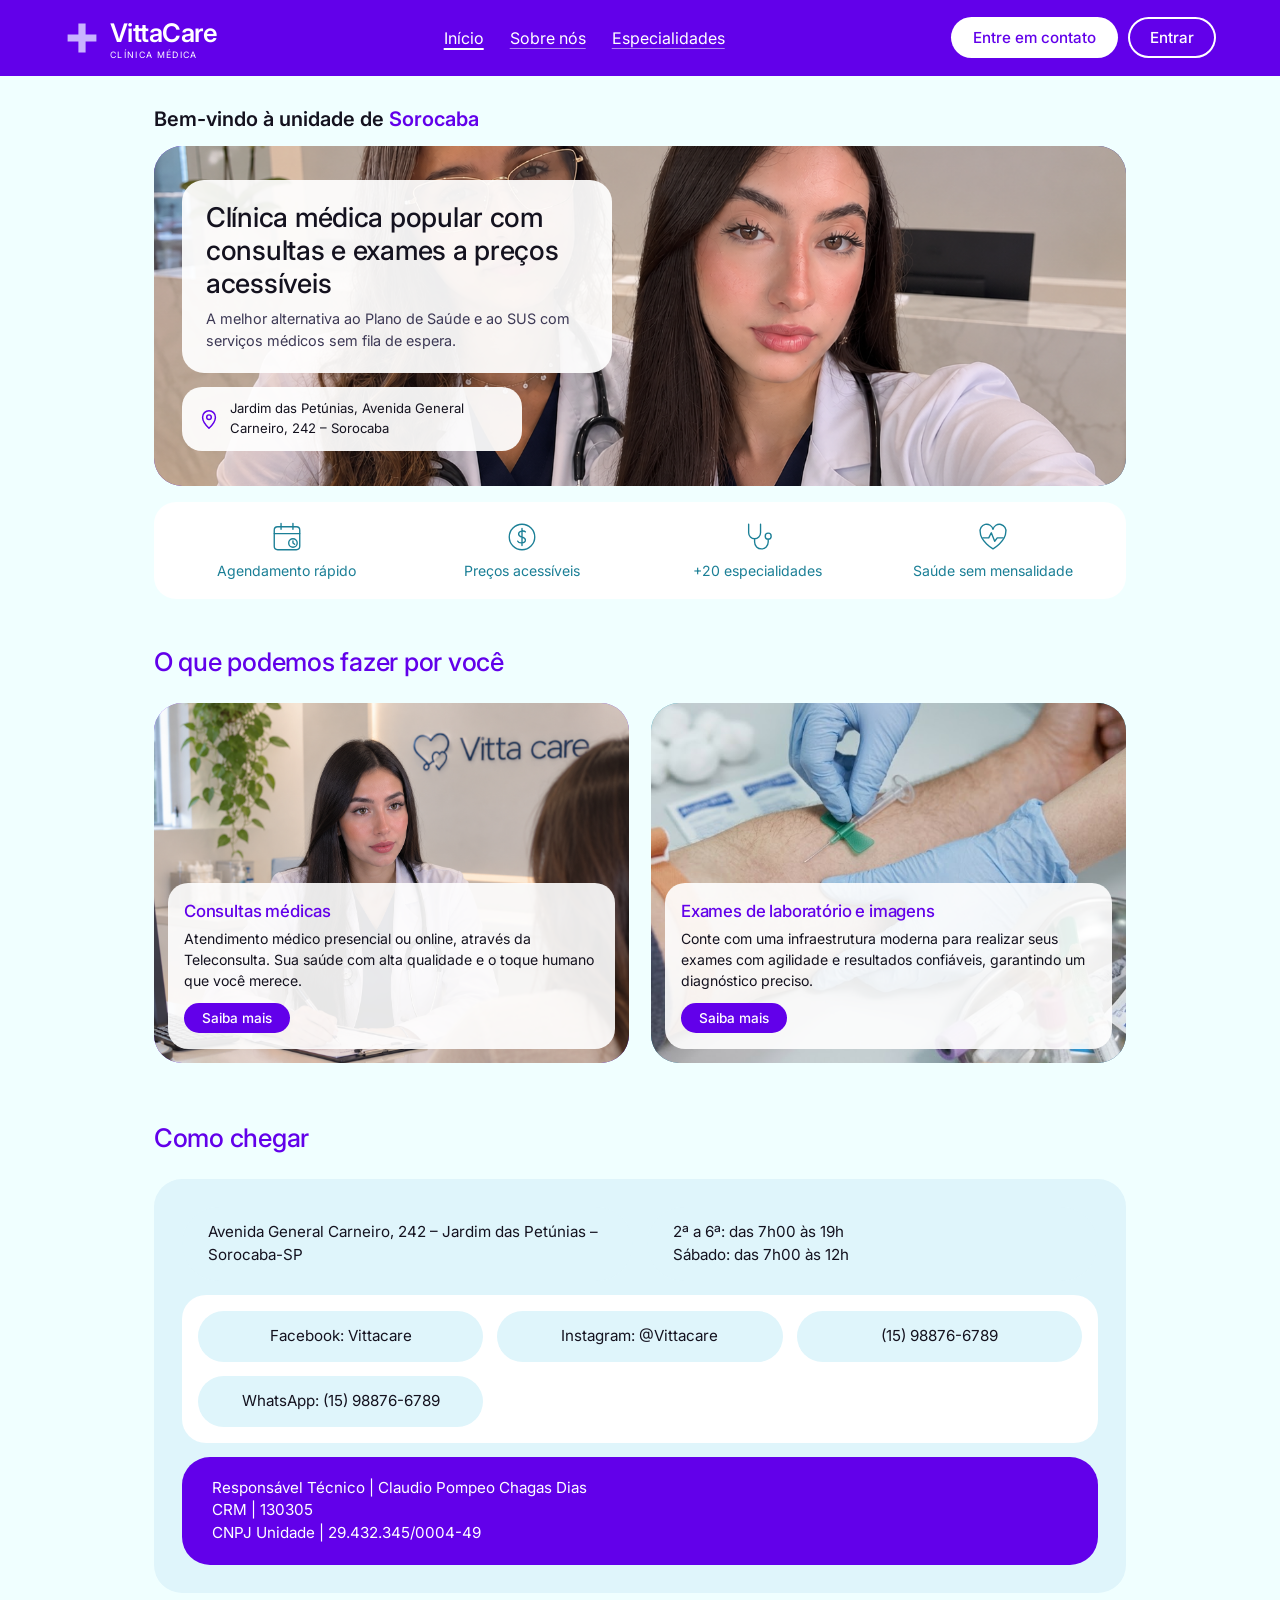
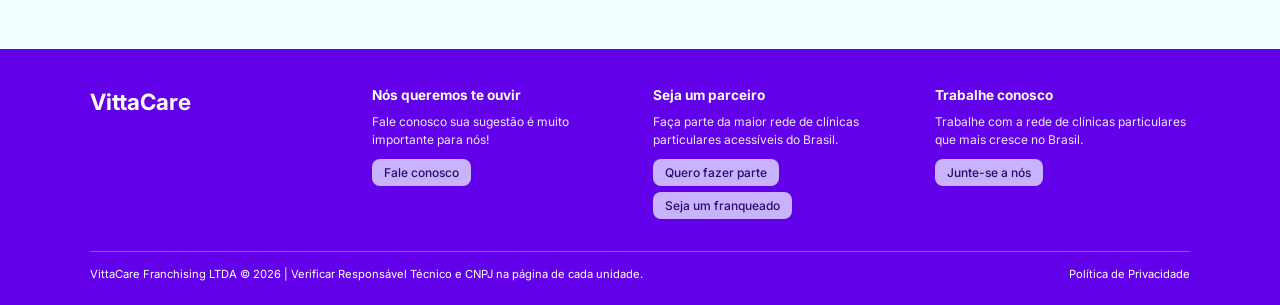
<file: index.html>
<!DOCTYPE html>
<html lang="pt-BR">
<head>
<meta charset="utf-8">
<meta name="viewport" content="width=device-width, initial-scale=1, viewport-fit=cover">
<title>VittaCare – Clínica médica popular em Sorocaba</title>
<link rel="preconnect" href="https://fonts.googleapis.com">
<link rel="preconnect" href="https://fonts.gstatic.com" crossorigin>
<link href="https://fonts.googleapis.com/css2?family=Inter:wght@400;500;600&display=swap" rel="stylesheet">
<style>
:root{--brand:#6200ea;--brand-ink:#6200ea;--bg:#f0ffff;--panel:#dff5fb;--card:#fff;--text:#14121f;--muted:#4a4560;--teal:#1b7f96;--soft:#c9b3ff;
box-sizing:border-box;padding-top:env(safe-area-inset-top,0px);padding-bottom:env(safe-area-inset-bottom,0px)}
@media (prefers-color-scheme:dark){:root:not([data-theme="light"]){--brand-ink:#b794ff;--bg:#0f1220;--panel:#1a2236;--card:#171b2c;--text:#f1eefc;--muted:#b9b3d0;--teal:#6fd3e8}}
:root[data-theme="dark"]{--brand-ink:#b794ff;--bg:#0f1220;--panel:#1a2236;--card:#171b2c;--text:#f1eefc;--muted:#b9b3d0;--teal:#6fd3e8}
*,*::before,*::after{box-sizing:inherit}
html{scroll-padding-top:env(safe-area-inset-top,0px)}
body{margin:0;font-family:Inter,system-ui,sans-serif;background:var(--bg);color:var(--text);line-height:1.5}
a{color:inherit}
:focus-visible{outline:3px solid var(--soft);outline-offset:2px}
header{background:var(--brand);color:#fff;position:sticky;top:0;z-index:5;padding:14px 5vw;display:flex;align-items:center;justify-content:space-between;gap:16px;flex-wrap:wrap}
.logo{display:flex;align-items:center;gap:10px;text-decoration:none;font-size:1.6rem;font-weight:600;letter-spacing:-.02em}
.logo small{display:block;font-size:.55rem;font-weight:400;letter-spacing:.15em;margin-top:-4px}
nav{display:flex;gap:26px;flex-wrap:wrap}
nav a{color:#fff;text-underline-offset:4px}
nav a[aria-current="page"]{text-decoration:underline;text-decoration-thickness:2px}
nav a:not([aria-current]){text-decoration:underline;text-decoration-color:rgba(255,255,255,.5)}
.btn{display:inline-block;border:0;border-radius:999px;padding:11px 22px;font:500 .95rem Inter,sans-serif;text-decoration:none;cursor:pointer;background:var(--brand);color:#fff}
.btn.light{background:#fff;color:var(--brand)}
.btn.sm{padding:7px 18px;font-size:.85rem}
.btn.outline{background:transparent;color:#fff;box-shadow:inset 0 0 0 2px #fff}
.btn.outline:hover{background:rgba(255,255,255,.15)}
.actions{display:flex;gap:10px;flex-wrap:wrap}
main{max-width:1100px;margin:0 auto;padding:28px 5vw 56px}
.page{display:none}.page.on{display:block}
h1,h2,h3{margin:0;font-weight:500;letter-spacing:-.01em}
.title{color:var(--brand-ink);font-size:1.6rem;margin:44px 0 22px}
.welcome{font-size:1.25rem;font-weight:600;margin-bottom:12px}.welcome span{color:var(--brand-ink)}
.hero{position:relative;border-radius:28px;min-height:340px;overflow:hidden;background:linear-gradient(135deg,#7c2cf0 0%,#3b0ca3 55%,#1b7f96 120%);display:flex;align-items:center;padding:28px}
.hero .deco{position:absolute;right:-30px;top:-30px;width:420px;max-width:70%;opacity:.16;color:#fff}
.hero .word{position:absolute;right:6%;bottom:12%;font-size:clamp(2.4rem,8vw,5.5rem);font-weight:600;color:rgba(255,255,255,.22);letter-spacing:-.03em}
.glass{position:relative;background:rgba(255,255,255,.93);color:#14121f;border-radius:22px;padding:22px 24px;max-width:430px}
.glass h1{font-size:1.7rem;line-height:1.2;margin-bottom:8px}
.glass p{margin:0;font-size:.9rem;color:#3d3955}
.addr{display:flex;gap:10px;align-items:center;background:rgba(255,255,255,.93);color:#14121f;border-radius:20px;padding:12px 16px;font-size:.82rem;margin-top:14px;max-width:340px}
.hero-in{position:relative}
.feats{background:var(--card);border-radius:22px;display:grid;grid-template-columns:repeat(auto-fit,minmax(150px,1fr));gap:14px;padding:18px 22px;margin-top:16px;text-align:center}
.feats div{color:var(--teal);font-size:.88rem;display:flex;flex-direction:column;align-items:center;gap:6px}
.feats svg,.addr svg{width:34px;height:34px;fill:none;stroke:currentColor;stroke-width:1.6;stroke-linecap:round;stroke-linejoin:round}
.addr svg{width:22px;height:22px;color:var(--brand);flex:none}
.cards{display:grid;grid-template-columns:repeat(auto-fit,minmax(280px,1fr));gap:22px}
.pic{position:relative;border-radius:28px;min-height:360px;display:flex;align-items:flex-end;padding:14px;overflow:hidden;color:#fff}
.pic.a{background:linear-gradient(160deg,#9b5cff,#4a14c4)}
.pic.b{background:linear-gradient(160deg,#3fb6cf,#1b5f8a)}
.pic .ico{position:absolute;top:26px;left:50%;transform:translateX(-50%);font-size:5.5rem;opacity:.9}
.pic .box{background:rgba(255,255,255,.9);color:#14121f;border-radius:20px;padding:16px;width:100%}
.pic h3{color:var(--brand);font-size:1.05rem;margin-bottom:4px}
.pic p{margin:0 0 12px;font-size:.88rem}
/* IMAGENS: ocupam todo o fundo do bloco; se o arquivo não existir, o degradê aparece */
.hero .bg,.pic .bg{position:absolute;inset:0;width:100%;height:100%;object-fit:cover}
.pic .box{position:relative}
.sect{background:var(--panel);border-radius:28px;padding:28px;margin-top:8px}
.pill{background:var(--card);border-radius:999px;padding:14px 26px;font-size:.95rem}
.pill.t{background:var(--panel)}
.grid2{display:grid;grid-template-columns:repeat(auto-fit,minmax(240px,1fr));gap:14px;margin-bottom:14px}
.inner{background:var(--card);border-radius:24px;padding:16px;margin-bottom:14px}
.inner .pill{text-align:center}
.resp{background:var(--brand);color:#fff;border-radius:28px;padding:20px 30px;font-size:.95rem}
.lead{max-width:62ch;color:var(--muted);font-size:1.05rem}
.stats{display:grid;grid-template-columns:repeat(auto-fit,minmax(180px,1fr));gap:16px;margin:28px 0}
.stat{background:var(--card);border-radius:22px;padding:22px;text-align:center}
.stat b{display:block;font-size:2.2rem;color:var(--brand-ink);font-weight:600;letter-spacing:-.02em}
.stat span{color:var(--muted);font-size:.9rem}
.vals{display:grid;grid-template-columns:repeat(auto-fit,minmax(240px,1fr));gap:18px}
.val{background:var(--card);border-radius:24px;padding:24px}
.val h3{color:var(--brand-ink);margin:8px 0 6px;font-size:1.1rem}
.val p{margin:0;color:var(--muted);font-size:.92rem}
.val .em{font-size:1.9rem}
.specs{display:grid;grid-template-columns:repeat(auto-fill,minmax(250px,1fr));gap:18px}
.spec{background:var(--card);border-radius:24px;padding:22px;display:flex;flex-direction:column;gap:6px}
.spec .em{width:52px;height:52px;border-radius:50%;background:var(--panel);display:grid;place-items:center;font-size:1.6rem;margin-bottom:6px}
.spec h3{color:var(--brand-ink);font-size:1.05rem}
.spec p{margin:0 0 10px;font-size:.9rem;color:var(--muted);flex:1}
.cta{background:var(--brand);color:#fff;border-radius:28px;padding:28px;margin-top:28px;display:flex;justify-content:space-between;align-items:center;gap:16px;flex-wrap:wrap}
.cta h3{font-size:1.3rem}.cta p{margin:4px 0 0;opacity:.9}
footer{background:var(--brand);color:#fff;padding:36px 5vw 22px}
.fcols{max-width:1100px;margin:0 auto;display:grid;grid-template-columns:repeat(auto-fit,minmax(170px,1fr));gap:26px}
footer h4{margin:0 0 8px;font-size:.85rem}footer p{margin:0 0 10px;font-size:.75rem;opacity:.9}
footer .btn{background:var(--soft);color:#2a0a6e;font-size:.75rem;padding:6px 12px;border-radius:8px;margin:0 6px 6px 0}
.legal{max-width:1100px;margin:26px auto 0;border-top:1px solid rgba(255,255,255,.3);padding-top:14px;font-size:.7rem;display:flex;justify-content:space-between;gap:12px;flex-wrap:wrap}
@media (max-width:640px){.hero{padding:16px}.glass h1{font-size:1.4rem}}
</style>
</head>
<body>
<svg width="0" height="0" style="position:absolute" aria-hidden="true">
<symbol id="cal" viewBox="0 0 40 40"><rect x="5" y="8" width="30" height="27" rx="4"/><path d="M5 16h30M13 4v7M27 4v7"/><circle cx="27" cy="27" r="5"/><path d="M27 24.5V27l2 1.5"/></symbol>
<symbol id="money" viewBox="0 0 40 40"><circle cx="20" cy="20" r="15"/><path d="M24 14c-1-1.5-8-2-8 2.500 0 5 8 2.500 8 7 0 4.500-8 4-9 1.500M20 10v20"/></symbol>
<symbol id="steth" viewBox="0 0 40 40"><path d="M9 5v10a7 7 0 0 0 14 0V5M16 22v4a8 8 0 0 0 16 0v-3"/><circle cx="32" cy="19" r="3.500"/></symbol>
<symbol id="heart" viewBox="0 0 40 40"><path d="M20 34S5 25 5 14.500A7.500 7.500 0 0 1 20 11a7.500 7.500 0 0 1 15 3.500C35 25 20 34 20 34z"/><path d="M8 21h7l3-6 4 10 3-4h7"/></symbol>
<symbol id="pin" viewBox="0 0 24 24"><path d="M12 22s7-6.500 7-12a7 7 0 0 0-14 0c0 5.500 7 12 7 12z"/><circle cx="12" cy="10" r="2.500"/></symbol>
<symbol id="plus" viewBox="0 0 40 40"><path d="M16 4h8v12h12v8H24v12h-8V24H4v-8h12z" fill="currentColor" stroke="none"/></symbol>
</svg>

<header>
  <a class="logo" href="#inicio" aria-label="VittaCare – início">
    <svg width="36" height="36" style="color:#c9b3ff"><use href="#plus"/></svg>
    <span>VittaCare<small>CLÍNICA MÉDICA</small></span>
  </a>
  <nav aria-label="Principal">
    <a href="#inicio" data-p="inicio">Início</a>
    <a href="#sobre" data-p="sobre">Sobre nós</a>
    <a href="#especialidades" data-p="especialidades">Especialidades</a>
  </nav>
  <div class="actions">
    <a class="btn light" href="#contato">Entre em contato</a>
    <!-- Botão de login: abre a página login.html (deixe os dois arquivos na mesma pasta) -->
    <a class="btn outline" href="login.html">Entrar</a>
  </div>
</header>

<main>
<!-- PÁGINA 1 -->
<section class="page" id="p-inicio">
  <div class="welcome">Bem-vindo à unidade de <span>Sorocaba</span></div>
  <div class="hero">
    <svg class="deco" viewBox="0 0 40 40" aria-hidden="true"><use href="#plus"/></svg>
    <div class="word" aria-hidden="true">VittaCare</div>
    <!-- IMAGEM do banner principal -->
    <img class="bg" src="medicas.jpeg" alt="Atendimento na unidade VittaCare Sorocaba" onerror="this.style.display='none'">
    <div class="hero-in">
      <div class="glass">
        <h1>Clínica médica popular com consultas e exames a preços acessíveis</h1>
        <p>A melhor alternativa ao Plano de Saúde e ao SUS com serviços médicos sem fila de espera.</p>
      </div>
      <div class="addr"><svg stroke="currentColor" fill="none" stroke-width="2"><use href="#pin"/></svg><span>Jardim das Petúnias, Avenida General Carneiro, 242 – Sorocaba</span></div>
    </div>
  </div>
  <div class="feats">
    <div><svg><use href="#cal"/></svg>Agendamento rápido</div>
    <div><svg><use href="#money"/></svg>Preços acessíveis</div>
    <div><svg><use href="#steth"/></svg>+20 especialidades</div>
    <div><svg><use href="#heart"/></svg>Saúde sem mensalidade</div>
  </div>
  <h2 class="title">O que podemos fazer por você</h2>
  <div class="cards">
    <div class="pic a"><div class="ico" aria-hidden="true">🩺</div>
      <!-- IMAGEM do card Consultas médicas -->
      <img class="bg" src="nicoleatendendo.jpeg" alt="Consulta médica" onerror="this.style.display='none'"><div class="box"><h3>Consultas médicas</h3><p>Atendimento médico presencial ou online, através da Teleconsulta. Sua saúde com alta qualidade e o toque humano que você merece.</p><a class="btn sm" href="#especialidades">Saiba mais</a></div></div>
    <div class="pic b"><div class="ico" aria-hidden="true">🧪</div>
      <!-- IMAGEM do card Exames -->
      <img class="bg" src="exames.jpeg" alt="Coleta de exames" onerror="this.style.display='none'"><div class="box"><h3>Exames de laboratório e imagens</h3><p>Conte com uma infraestrutura moderna para realizar seus exames com agilidade e resultados confiáveis, garantindo um diagnóstico preciso.</p><a class="btn sm" href="#especialidades">Saiba mais</a></div></div>
  </div>
</section>

<!-- PÁGINA 2 -->
<section class="page" id="p-sobre">
  <h1 class="title" style="margin-top:12px">Sobre nós</h1>
  <p class="lead">A VittaCare nasceu para que ninguém precise escolher entre esperar meses na fila ou pagar uma mensalidade que não cabe no bolso. Somos uma rede de clínicas particulares com consultas e exames a preços acessíveis, atendimento humano e agendamento sem burocracia.</p>
  <div class="stats">
    <div class="stat"><b>+20</b><span>especialidades médicas</span></div>
    <div class="stat"><b>0</b><span>mensalidade ou taxa de adesão</span></div>
    <div class="stat"><b>6 dias</b><span>de atendimento por semana</span></div>
    <div class="stat"><b>2</b><span>formas de consulta: presencial e online</span></div>
  </div>
  <h2 class="title">Nossos valores</h2>
  <div class="vals">
    <div class="val"><div class="em">🤝</div><h3>Acolhimento</h3><p>Cada paciente é ouvido com atenção, sem pressa e sem julgamentos.</p></div>
    <div class="val"><div class="em">💜</div><h3>Acesso para todos</h3><p>Preços justos e transparentes, informados antes do atendimento.</p></div>
    <div class="val"><div class="em">🔬</div><h3>Qualidade</h3><p>Equipe qualificada e estrutura moderna para diagnósticos precisos.</p></div>
  </div>
  <h2 class="title">Como funciona</h2>
  <div class="vals">
    <div class="val"><h3>1. Agende</h3><p>Pelo WhatsApp, telefone ou na própria unidade, em poucos minutos.</p></div>
    <div class="val"><h3>2. Seja atendido</h3><p>Consulta presencial ou por Teleconsulta, no dia e horário combinados.</p></div>
    <div class="val"><h3>3. Faça seus exames</h3><p>Coleta e imagens na mesma unidade, com resultados confiáveis.</p></div>
  </div>
</section>

<!-- PÁGINA 3 -->
<section class="page" id="p-especialidades">
  <h1 class="title" style="margin-top:12px">Especialidades</h1>
  <p class="lead">Mais de 20 especialidades e exames em um só lugar. Fale com a gente para conferir valores e horários disponíveis.</p>
  <div class="specs" style="margin-top:24px">
    <div class="spec"><div class="em">🩺</div><h3>Clínica geral</h3><p>Check-up, acompanhamento e encaminhamentos.</p><a class="btn sm" href="#contato">Agendar</a></div>
    <div class="spec"><div class="em">❤️</div><h3>Cardiologia</h3><p>Cuidado com o coração, pressão e prevenção.</p><a class="btn sm" href="#contato">Agendar</a></div>
    <div class="spec"><div class="em">🧒</div><h3>Pediatria</h3><p>Acompanhamento do crescimento e da saúde infantil.</p><a class="btn sm" href="#contato">Agendar</a></div>
    <div class="spec"><div class="em">🌸</div><h3>Ginecologia</h3><p>Saúde da mulher em todas as fases da vida.</p><a class="btn sm" href="#contato">Agendar</a></div>
    <div class="spec"><div class="em">🧴</div><h3>Dermatologia</h3><p>Cuidados com a pele, cabelos e unhas.</p><a class="btn sm" href="#contato">Agendar</a></div>
    <div class="spec"><div class="em">🦴</div><h3>Ortopedia</h3><p>Dores, lesões e saúde dos ossos e articulações.</p><a class="btn sm" href="#contato">Agendar</a></div>
    <div class="spec"><div class="em">👁️</div><h3>Oftalmologia</h3><p>Exame de vista, grau e saúde dos olhos.</p><a class="btn sm" href="#contato">Agendar</a></div>
    <div class="spec"><div class="em">🧠</div><h3>Psicologia</h3><p>Espaço de escuta para o seu bem-estar emocional.</p><a class="btn sm" href="#contato">Agendar</a></div>
    <div class="spec"><div class="em">🧪</div><h3>Exames laboratoriais</h3><p>Sangue, urina e outros exames com resultados ágeis.</p><a class="btn sm" href="#contato">Agendar</a></div>
    <div class="spec"><div class="em">📡</div><h3>Exames de imagem</h3><p>Ultrassom, raio-X e outros exames de imagem.</p><a class="btn sm" href="#contato">Agendar</a></div>
  </div>
  <div class="cta"><div><h3>Não encontrou a especialidade?</h3><p>Chame no WhatsApp e a gente te ajuda a encontrar.</p></div><a class="btn light" href="#contato">Fale conosco</a></div>
</section>

<!-- CONTATO (todas as páginas) -->
<div id="contato" style="margin-top:56px">
  <h2 class="title" style="margin-top:0">Como chegar</h2>
  <div class="sect">
    <div class="grid2">
      <div class="pill t">Avenida General Carneiro, 242 – Jardim das Petúnias – Sorocaba-SP</div>
      <div class="pill t">2ª a 6ª: das 7h00 às 19h<br>Sábado: das 7h00 às 12h</div>
    </div>
    <div class="inner"><div class="grid2" style="margin:0">
      <div class="pill t">Facebook: Vittacare</div><div class="pill t">Instagram: @Vittacare</div>
      <div class="pill t">(15) 98876-6789</div><div class="pill t">WhatsApp: (15) 98876-6789</div>
    </div></div>
    <div class="resp">Responsável Técnico | Claudio Pompeo Chagas Dias<br>CRM | 130305<br>CNPJ Unidade | 29.432.345/0004-49</div>
  </div>
</div>
</main>

<footer>
  <div class="fcols">
    <div><strong style="font-size:1.4rem">VittaCare</strong></div>
    <div><h4>Nós queremos te ouvir</h4><p>Fale conosco sua sugestão é muito importante para nós!</p><a class="btn" href="#contato">Fale conosco</a></div>
    <div><h4>Seja um parceiro</h4><p>Faça parte da maior rede de clínicas particulares acessíveis do Brasil.</p><a class="btn" href="#contato">Quero fazer parte</a><a class="btn" href="#contato">Seja um franqueado</a></div>
    <div><h4>Trabalhe conosco</h4><p>Trabalhe com a rede de clínicas particulares que mais cresce no Brasil.</p><a class="btn" href="#contato">Junte-se a nós</a></div>
  </div>
  <div class="legal"><span>VittaCare Franchising LTDA © 2026 | Verificar Responsável Técnico e CNPJ na página de cada unidade.</span><span>Política de Privacidade</span></div>
</footer>

<script>
(function(){
  var pages=['inicio','sobre','especialidades'];
  function show(){
    var h=(location.hash||'').replace('#','');
    if(h==='contato'){
      if(!document.querySelector('.page.on'))set('inicio');
      var c=document.getElementById('contato');if(c)c.scrollIntoView({behavior:'smooth'});return;
    }
    set(pages.indexOf(h)>-1?h:'inicio');window.scrollTo(0,0);
  }
  function set(p){
    pages.forEach(function(n){
      document.getElementById('p-'+n).classList.toggle('on',n===p);
    });
    document.querySelectorAll('nav a').forEach(function(a){
      if(a.dataset.p===p)a.setAttribute('aria-current','page');else a.removeAttribute('aria-current');
    });
  }
  window.addEventListener('hashchange',show);show();
})();
</script>
</body>
</html>
</file>
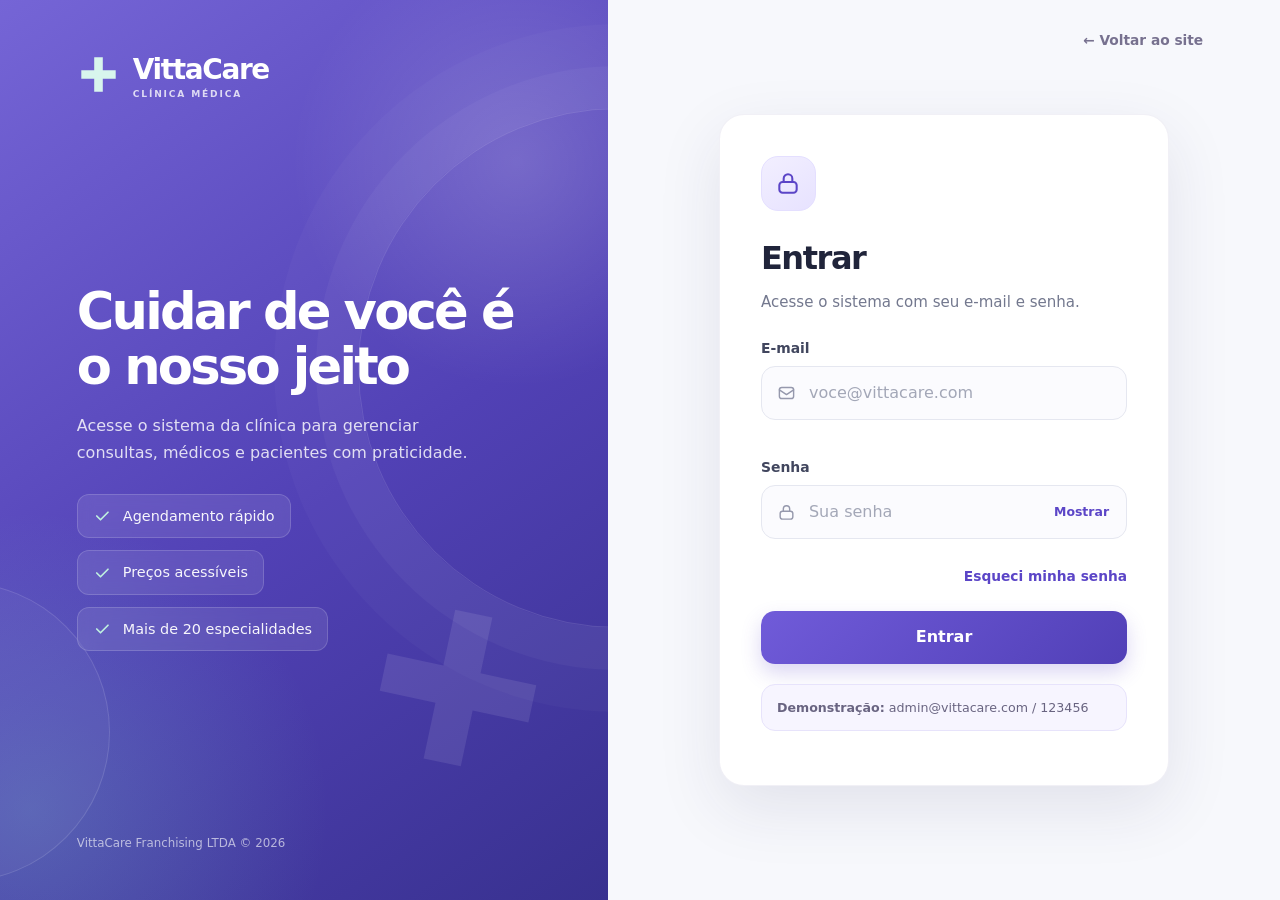
<file: bem-vindo.html>
<!DOCTYPE html>
<html lang="pt-BR">
<head>
<meta charset="utf-8">
<meta name="viewport" content="width=device-width, initial-scale=1">
<title>Bem-vindo – VittaCare</title>
<link rel="stylesheet" href="style.css">
</head>
<body>
<header><div class="logo">VittaCare<small>CLÍNICA MÉDICA</small></div></header>

<main>
  <section class="card welcome" aria-labelledby="titulo">
    <div class="avatar" id="avatar" aria-hidden="true"></div>
    <h1 id="titulo">Bem-vindo(a)!</h1>
    <p class="mail" id="email"></p>
    <p class="sub" style="margin-top:14px">Você está autenticado no sistema da clínica.</p>
    <button class="btn ghost" type="button" id="sair">Sair do sistema</button>
  </section>
</main>

<footer>VittaCare Franchising LTDA © 2026</footer>
<script src="auth.js"></script>
<script>
(function () {
  // Página protegida: sem login, volta para a tela de entrada
  var u = Auth.usuario();
  if (!u) { location.replace('login.html'); return; }

  document.getElementById('titulo').textContent = 'Bem-vindo(a), ' + u.nome + '!';
  document.getElementById('email').textContent = u.email;
  document.getElementById('avatar').textContent = u.nome.charAt(0).toUpperCase();

  document.getElementById('sair').addEventListener('click', function () {
    Auth.sair();
    location.href = 'login.html';
  });
})();
</script>
</body>
</html>
</file>
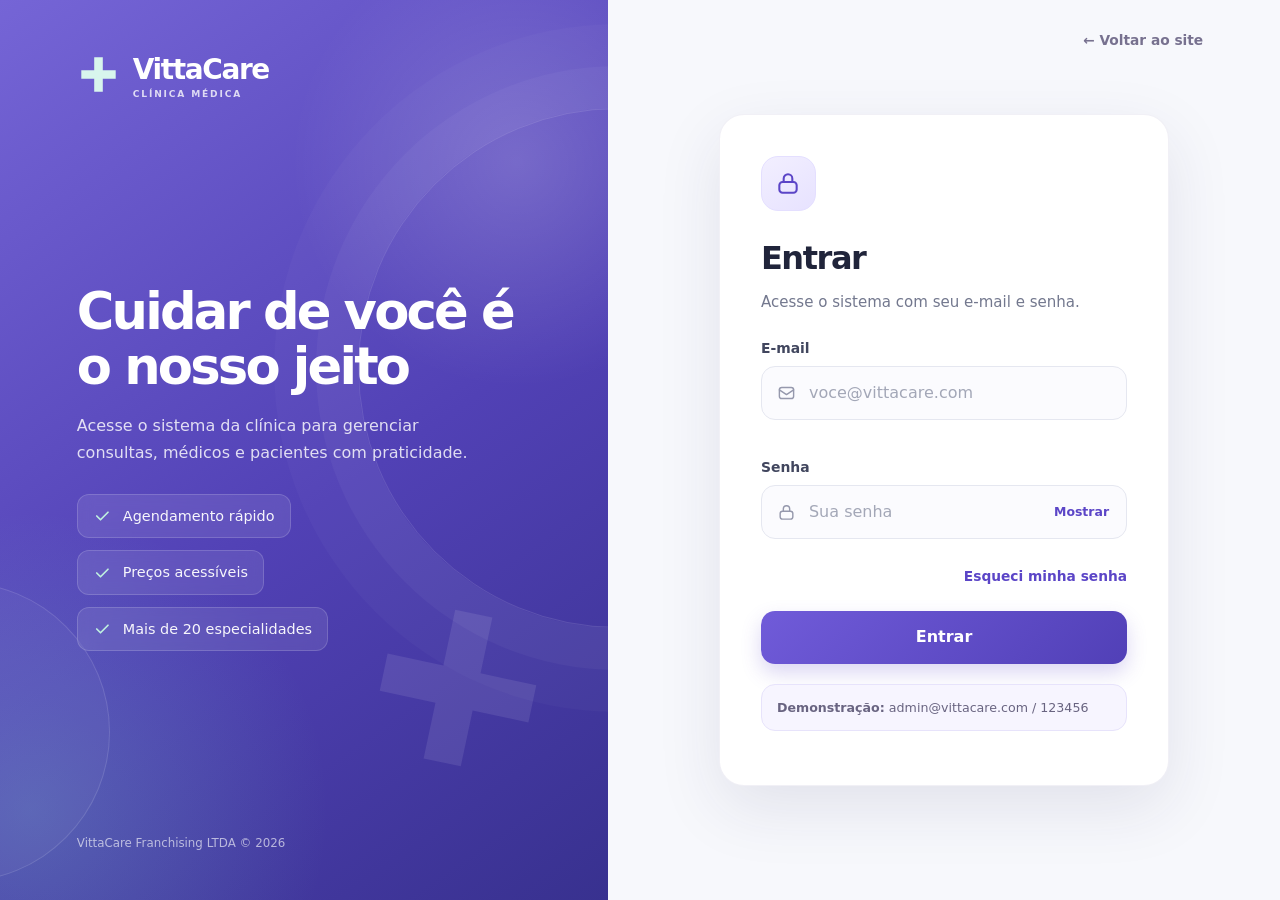
<file: login.html>
<!DOCTYPE html>
<html lang="pt-BR">
<head>
<meta charset="utf-8">
<meta name="viewport" content="width=device-width, initial-scale=1">
<title>Entrar – VittaCare</title>
<link rel="stylesheet" href="style.css">
</head>
<body class="auth">
<div class="auth-wrap">

  <!-- Lado esquerdo: identidade visual -->
  <aside class="side">
    <svg class="cross" viewBox="0 0 40 40" aria-hidden="true"><path d="M16 4h8v12h12v8H24v12h-8V24H4v-8h12z" fill="currentColor"/></svg>
    <div class="brand">
      <svg viewBox="0 0 40 40" aria-hidden="true"><path d="M16 4h8v12h12v8H24v12h-8V24H4v-8h12z" fill="currentColor"/></svg>
      <span>VittaCare<small>CLÍNICA MÉDICA</small></span>
    </div>
    <div class="pitch">
      <h2>Cuidar de você é o nosso jeito</h2>
      <p>Acesse o sistema da clínica para gerenciar consultas, médicos e pacientes com praticidade.</p>
      <ul class="perks">
        <li><svg viewBox="0 0 24 24" aria-hidden="true"><path d="M5 12l5 5L20 7"/></svg>Agendamento rápido</li>
        <li><svg viewBox="0 0 24 24" aria-hidden="true"><path d="M5 12l5 5L20 7"/></svg>Preços acessíveis</li>
        <li><svg viewBox="0 0 24 24" aria-hidden="true"><path d="M5 12l5 5L20 7"/></svg>Mais de 20 especialidades</li>
      </ul>
    </div>
    <div class="copy">VittaCare Franchising LTDA © 2026</div>
  </aside>

  <!-- Lado direito: formulários -->
  <main class="panel">
    <a class="back" href="index.html">← Voltar ao site</a>

    <!-- ===== Tela de login ===== -->
    <section class="card" id="telaLogin" aria-labelledby="tLogin">
      <div class="badge" aria-hidden="true"><svg viewBox="0 0 24 24"><rect x="4" y="11" width="16" height="10" rx="3"/><path d="M8 11V8a4 4 0 0 1 8 0v3"/></svg></div>
      <h1 id="tLogin">Entrar</h1>
      <p class="sub">Acesse o sistema com seu e-mail e senha.</p>
      <div id="alertaLogin" class="alert error hidden" role="alert"></div>

      <form id="formLogin" novalidate>
        <label for="email">E-mail</label>
        <div class="field has-ico">
          <svg class="ico" viewBox="0 0 24 24" aria-hidden="true"><rect x="3" y="5" width="18" height="14" rx="3"/><path d="M3 8l9 6 9-6"/></svg>
          <input id="email" name="email" type="email" autocomplete="username" placeholder="voce@vittacare.com">
        </div>
        <p class="err" id="erroEmail"></p>

        <label for="senha">Senha</label>
        <div class="field has-ico">
          <svg class="ico" viewBox="0 0 24 24" aria-hidden="true"><rect x="4" y="11" width="16" height="10" rx="3"/><path d="M8 11V8a4 4 0 0 1 8 0v3"/></svg>
          <input id="senha" name="senha" type="password" autocomplete="current-password" placeholder="Sua senha">
          <button type="button" class="toggle" id="verSenha" aria-label="Mostrar senha">Mostrar</button>
        </div>
        <p class="err" id="erroSenha"></p>

        <div class="row"><button class="link" type="button" id="abrirEsqueci" style="margin-top:0">Esqueci minha senha</button></div>
        <button class="btn" type="submit">Entrar</button>
      </form>

      <p class="hint"><strong>Demonstração:</strong> admin@vittacare.com / 123456</p>
    </section>

    <!-- ===== Tela "Esqueci minha senha" ===== -->
    <section class="card hidden" id="telaEsqueci" aria-labelledby="tEsqueci">
      <div class="badge" aria-hidden="true"><svg viewBox="0 0 24 24"><circle cx="8" cy="15" r="4"/><path d="M11 12l9-9M16 7l3 3M14 9l2 2"/></svg></div>
      <h1 id="tEsqueci">Esqueci minha senha</h1>
      <p class="sub">Informe o e-mail da sua conta e enviaremos as instruções para criar uma nova senha.</p>
      <div id="alertaEsqueci" class="alert ok hidden" role="status"></div>

      <form id="formEsqueci" novalidate>
        <label for="emailEsqueci">E-mail</label>
        <div class="field has-ico">
          <svg class="ico" viewBox="0 0 24 24" aria-hidden="true"><rect x="3" y="5" width="18" height="14" rx="3"/><path d="M3 8l9 6 9-6"/></svg>
          <input id="emailEsqueci" type="email" autocomplete="email" placeholder="voce@vittacare.com">
        </div>
        <p class="err" id="erroEsqueci"></p>
        <button class="btn" type="submit">Enviar instruções</button>
      </form>
      <button class="link" type="button" id="voltarLogin">← Voltar para o login</button>
    </section>
  </main>
</div>
<script src="auth.js"></script>
<script>
(function () {
  // Se já estiver autenticado, vai direto para a página de boas-vindas
  if (Auth.usuario()) { location.replace('bem-vindo.html'); return; }

  var $ = function (id) { return document.getElementById(id); };
  var telaLogin = $('telaLogin'), telaEsqueci = $('telaEsqueci');

  function erro(inputId, erroId, msg) {
    $(erroId).textContent = msg;
    $(inputId).setAttribute('aria-invalid', msg ? 'true' : 'false');
  }
  function emailValido(v) { return /^[^\s@]+@[^\s@]+\.[^\s@]+$/.test(v); }

  // Mostrar / ocultar senha
  $('verSenha').addEventListener('click', function () {
    var campo = $('senha'), oculto = campo.type === 'password';
    campo.type = oculto ? 'text' : 'password';
    this.textContent = oculto ? 'Ocultar' : 'Mostrar';
    this.setAttribute('aria-label', oculto ? 'Ocultar senha' : 'Mostrar senha');
  });

  // Envio do login
  $('formLogin').addEventListener('submit', function (e) {
    e.preventDefault();
    var email = $('email').value.trim(), senha = $('senha').value, ok = true;
    $('alertaLogin').classList.add('hidden');

    if (!email) { erro('email', 'erroEmail', 'Informe seu e-mail.'); ok = false; }
    else if (!emailValido(email)) { erro('email', 'erroEmail', 'Digite um e-mail válido.'); ok = false; }
    else erro('email', 'erroEmail', '');

    if (!senha) { erro('senha', 'erroSenha', 'Informe sua senha.'); ok = false; }
    else if (senha.length < 6) { erro('senha', 'erroSenha', 'A senha deve ter pelo menos 6 caracteres.'); ok = false; }
    else erro('senha', 'erroSenha', '');
    if (!ok) return;

    if (Auth.entrar(email, senha)) { location.href = 'bem-vindo.html'; }
    else {
      $('alertaLogin').textContent = 'E-mail ou senha incorretos.';
      $('alertaLogin').classList.remove('hidden');
    }
  });

  // Alternar entre as telas
  $('abrirEsqueci').addEventListener('click', function () {
    telaLogin.classList.add('hidden'); telaEsqueci.classList.remove('hidden');
    $('emailEsqueci').value = $('email').value; $('emailEsqueci').focus();
  });
  $('voltarLogin').addEventListener('click', function () {
    telaEsqueci.classList.add('hidden'); telaLogin.classList.remove('hidden'); $('email').focus();
  });

  // Envio do "Esqueci minha senha" (simulado: ainda não há backend)
  $('formEsqueci').addEventListener('submit', function (e) {
    e.preventDefault();
    var email = $('emailEsqueci').value.trim();
    $('alertaEsqueci').classList.add('hidden');
    if (!emailValido(email)) { erro('emailEsqueci', 'erroEsqueci', 'Digite um e-mail válido.'); return; }
    erro('emailEsqueci', 'erroEsqueci', '');
    $('alertaEsqueci').textContent = 'Se este e-mail estiver cadastrado, você receberá as instruções para redefinir sua senha em instantes.';
    $('alertaEsqueci').classList.remove('hidden');
  });
})();
</script>
</body>
</html>
</file>
<file: style.css>
/* VittaCare — identidade visual do login */
:root {
  --brand: #5b45c7;
  --brand-dark: #4633a8;
  --brand-soft: #eeeaff;
  --mint: #dff5ef;
  --bg: #f6f7fc;
  --panel: #ffffff;
  --text: #20243a;
  --muted: #73788e;
  --line: #e5e7f0;
  --err: #c43e55;
  --ok: #247b61;
  --shadow: 0 24px 70px rgba(42, 38, 91, .12);
}
*,
*::before,
*::after { box-sizing: border-box; }

html { min-height: 100%; }
body {
  margin: 0;
  min-height: 100vh;
  font-family: Inter, "Segoe UI", system-ui, -apple-system, sans-serif;
  background: var(--bg);
  color: var(--text);
  line-height: 1.55;
}
:focus-visible { outline: 3px solid #a99cf2; outline-offset: 3px; }

header {
  padding: 18px 6vw;
  color: white;
  background: var(--brand);
}
.logo {
  font-size: 1.45rem;
  font-weight: 750;
  letter-spacing: -.045em;
}
.logo small {
  display: block;
  margin-top: -3px;
  font-size: .57rem;
  font-weight: 650;
  letter-spacing: .2em;
  opacity: .8;
}
main {
  min-height: calc(100vh - 112px);
  display: grid;
  place-items: center;
  padding: 42px 5vw;
}
.card {
  width: 100%;
  max-width: 440px;
  padding: 38px;
  border: 1px solid rgba(91, 69, 199, .08);
  border-radius: 28px;
  background: var(--panel);
  box-shadow: var(--shadow);
}
h1 {
  margin: 0 0 7px;
  color: var(--text);
  font-size: 1.85rem;
  font-weight: 750;
  letter-spacing: -.045em;
}
.sub {
  margin: 0 0 24px;
  color: var(--muted);
  font-size: .94rem;
}
label {
  display: block;
  margin: 17px 0 7px;
  color: #41465e;
  font-size: .87rem;
  font-weight: 650;
}
.field { position: relative; }
input {
  width: 100%;
  min-height: 52px;
  padding: 13px 17px;
  border: 1px solid var(--line);
  border-radius: 14px;
  background: #fbfbfe;
  color: var(--text);
  font: inherit;
  transition: border-color .2s, box-shadow .2s, background .2s;
}
input::placeholder { color: #a3a7b7; }
input:focus {
  outline: none;
  border-color: var(--brand);
  background: white;
  box-shadow: 0 0 0 4px rgba(91, 69, 199, .11);
}
input[aria-invalid="true"] { border-color: var(--err); }
.toggle {
  position: absolute;
  top: 50%;
  right: 8px;
  transform: translateY(-50%);
  padding: 8px 10px;
  border: 0;
  background: transparent;
  color: var(--brand);
  font: inherit;
  font-size: .78rem;
  font-weight: 700;
  cursor: pointer;
}
.field:has(.toggle) input { padding-right: 86px; }
.err {
  min-height: 1.15em;
  margin: 5px 0 0 3px;
  color: var(--err);
  font-size: .78rem;
}
.alert {
  margin: 0 0 16px;
  padding: 12px 15px;
  border-radius: 13px;
  font-size: .88rem;
}
.alert.error { background: #fff0f2; color: var(--err); }
.alert.ok { background: #eaf8f2; color: var(--ok); }
.btn {
  display: block;
  width: 100%;
  margin-top: 22px;
  padding: 14px 22px;
  border: 0;
  border-radius: 14px;
  background: linear-gradient(135deg, #705bd9, #5140b7);
  box-shadow: 0 9px 20px rgba(91, 69, 199, .22);
  color: white;
  font: inherit;
  font-weight: 700;
  text-align: center;
  text-decoration: none;
  cursor: pointer;
  transition: transform .18s, box-shadow .18s, filter .18s;
}
.btn:hover {
  transform: translateY(-2px);
  box-shadow: 0 13px 25px rgba(91, 69, 199, .28);
  filter: brightness(1.04);
}
.btn:active { transform: translateY(0); }
.btn.ghost {
  border: 1px solid #d9d3f7;
  background: var(--brand-soft);
  box-shadow: none;
  color: var(--brand-dark);
}
.link {
  display: inline-block;
  margin-top: 15px;
  padding: 0;
  border: 0;
  background: none;
  color: var(--brand);
  font: inherit;
  font-size: .86rem;
  font-weight: 650;
  text-decoration: none;
  cursor: pointer;
}
.link:hover { text-decoration: underline; text-underline-offset: 3px; }
.hint {
  margin-top: 20px;
  padding: 13px 15px;
  border: 1px solid #e7e3fb;
  border-radius: 14px;
  background: #f7f5ff;
  color: #696481;
  font-size: .79rem;
}
.hidden { display: none !important; }
.welcome { text-align: center; }
.avatar {
  display: grid;
  width: 82px;
  height: 82px;
  margin: 0 auto 20px;
  place-items: center;
  border: 6px solid #f0edff;
  border-radius: 50%;
  background: linear-gradient(145deg, #8170e3, #5140b7);
  color: white;
  font-size: 2rem;
  font-weight: 750;
}
.welcome h1 { font-size: 1.8rem; }
.welcome .mail { margin: 5px 0 0; color: var(--muted); font-size: .9rem; }
footer {
  padding: 18px;
  color: #9296a8;
  font-size: .76rem;
  text-align: center;
}

/* Login em duas áreas */
body.auth { min-height: 100vh; background: #f7f8fc; }
.auth-wrap {
  display: grid;
  min-height: 100vh;
  grid-template-columns: minmax(360px, .95fr) 1.05fr;
}
.side {
  position: relative;
  display: flex;
  flex-direction: column;
  justify-content: space-between;
  min-height: 100vh;
  overflow: hidden;
  padding: 48px clamp(34px, 6vw, 88px);
  background:
    radial-gradient(circle at 85% 18%, rgba(255,255,255,.17), transparent 25%),
    radial-gradient(circle at 5% 90%, rgba(128, 224, 205, .22), transparent 30%),
    linear-gradient(145deg, #7565d6 0%, #5141b5 55%, #38318f 100%);
  color: white;
}
.side::before,
.side::after {
  position: absolute;
  content: "";
  border: 1px solid rgba(255,255,255,.12);
  border-radius: 50%;
  pointer-events: none;
}
.side::before {
  width: 520px; height: 520px;
  right: -270px; top: 12%;
  box-shadow: 0 0 0 42px rgba(255,255,255,.035), 0 0 0 84px rgba(255,255,255,.025);
}
.side::after {
  width: 300px; height: 300px;
  left: -190px; bottom: 2%;
  background: rgba(255,255,255,.035);
}
.side .cross {
  position: absolute;
  right: 9%;
  bottom: 13%;
  width: 190px;
  height: 190px;
  color: rgba(255,255,255,.09);
  transform: rotate(12deg);
}
.side > * { position: relative; z-index: 1; }
.brand {
  display: flex;
  align-items: center;
  gap: 13px;
  font-size: 1.75rem;
  font-weight: 780;
  letter-spacing: -.05em;
}
.brand small {
  display: block;
  margin-top: -4px;
  font-size: .57rem;
  font-weight: 650;
  letter-spacing: .2em;
  opacity: .78;
}
.brand svg {
  width: 43px;
  height: 43px;
  color: #d8f5ed;
}
.pitch { max-width: 490px; margin: auto 0; padding: 70px 0; }
.pitch h2 {
  max-width: 13ch;
  margin: 0 0 17px;
  font-size: clamp(2.3rem, 4vw, 3.65rem);
  font-weight: 700;
  line-height: 1.08;
  letter-spacing: -.055em;
}
.pitch p {
  max-width: 39ch;
  margin: 0 0 28px;
  color: rgba(255,255,255,.82);
  font-size: 1rem;
  line-height: 1.7;
}
.perks {
  display: grid;
  gap: 12px;
  margin: 0;
  padding: 0;
  list-style: none;
}
.perks li {
  display: flex;
  align-items: center;
  gap: 12px;
  width: fit-content;
  padding: 10px 15px;
  border: 1px solid rgba(255,255,255,.16);
  border-radius: 12px;
  background: rgba(255,255,255,.09);
  color: rgba(255,255,255,.95);
  font-size: .9rem;
  backdrop-filter: blur(8px);
}
.perks svg {
  width: 18px; height: 18px;
  flex: none;
  fill: none;
  stroke: #bff1df;
  stroke-width: 2.3;
  stroke-linecap: round;
  stroke-linejoin: round;
}
.side .copy { color: rgba(255,255,255,.62); font-size: .74rem; }
.panel {
  position: relative;
  display: flex;
  flex-direction: column;
  align-items: center;
  justify-content: center;
  min-width: 0;
  padding: 70px clamp(28px, 6vw, 92px);
}
.panel .back {
  position: absolute;
  top: 30px;
  right: clamp(28px, 6vw, 92px);
  color: #77718f;
  font-size: .86rem;
  font-weight: 600;
  text-decoration: none;
}
.panel .back:hover { color: var(--brand); }
.auth .card {
  max-width: 450px;
  padding: clamp(28px, 3.2vw, 43px);
  border: 1px solid rgba(75, 65, 145, .08);
  border-radius: 25px;
  box-shadow: 0 22px 65px rgba(43, 40, 91, .10);
}
.badge {
  display: grid;
  width: 55px;
  height: 55px;
  margin-bottom: 23px;
  place-items: center;
  border: 1px solid #e4dfff;
  border-radius: 17px;
  background: linear-gradient(145deg, #f2efff, #e7e2ff);
}
.badge svg {
  width: 26px; height: 26px;
  fill: none;
  stroke: var(--brand);
  stroke-width: 1.9;
  stroke-linecap: round;
  stroke-linejoin: round;
}
.auth h1 { font-size: 2rem; }
.field .ico {
  position: absolute;
  top: 50%;
  left: 16px;
  width: 19px;
  height: 19px;
  transform: translateY(-50%);
  fill: none;
  stroke: #9699ad;
  stroke-width: 1.8;
  stroke-linecap: round;
  stroke-linejoin: round;
  pointer-events: none;
}
.field.has-ico input { padding-left: 47px; }
.auth input { min-height: 54px; }
.auth .btn { margin-top: 24px; }
.row {
  display: flex;
  flex-wrap: wrap;
  align-items: center;
  justify-content: flex-end;
  gap: 10px;
  margin-top: 7px;
}
.divider { height: 1px; margin: 22px 0 0; background: var(--line); }
.auth .hint { margin-top: 20px; }

@media (max-width: 900px) {
  .auth-wrap { grid-template-columns: 1fr; }
  .side {
    min-height: auto;
    gap: 24px;
    padding: 25px 7vw 30px;
  }
  .pitch { margin: 0; padding: 14px 0 0; }
  .pitch h2 { max-width: 22ch; font-size: clamp(1.65rem, 5vw, 2.25rem); }
  .pitch p, .perks, .side .copy, .side .cross { display: none; }
  .panel { padding: 48px 6vw 55px; }
  .panel .back { top: 18px; right: 6vw; }
}
@media (max-width: 480px) {
  .side { padding: 22px 6vw 25px; }
  .brand { font-size: 1.5rem; }
  .brand svg { width: 37px; height: 37px; }
  .panel { padding: 48px 5vw 35px; }
  .auth .card { padding: 27px 23px; border-radius: 21px; }
  .auth h1 { font-size: 1.75rem; }
  .card { padding: 28px 23px; }
}
@media (prefers-reduced-motion: reduce) {
  *, *::before, *::after { scroll-behavior: auto !important; transition-duration: .01ms !important; }
}
</file>
